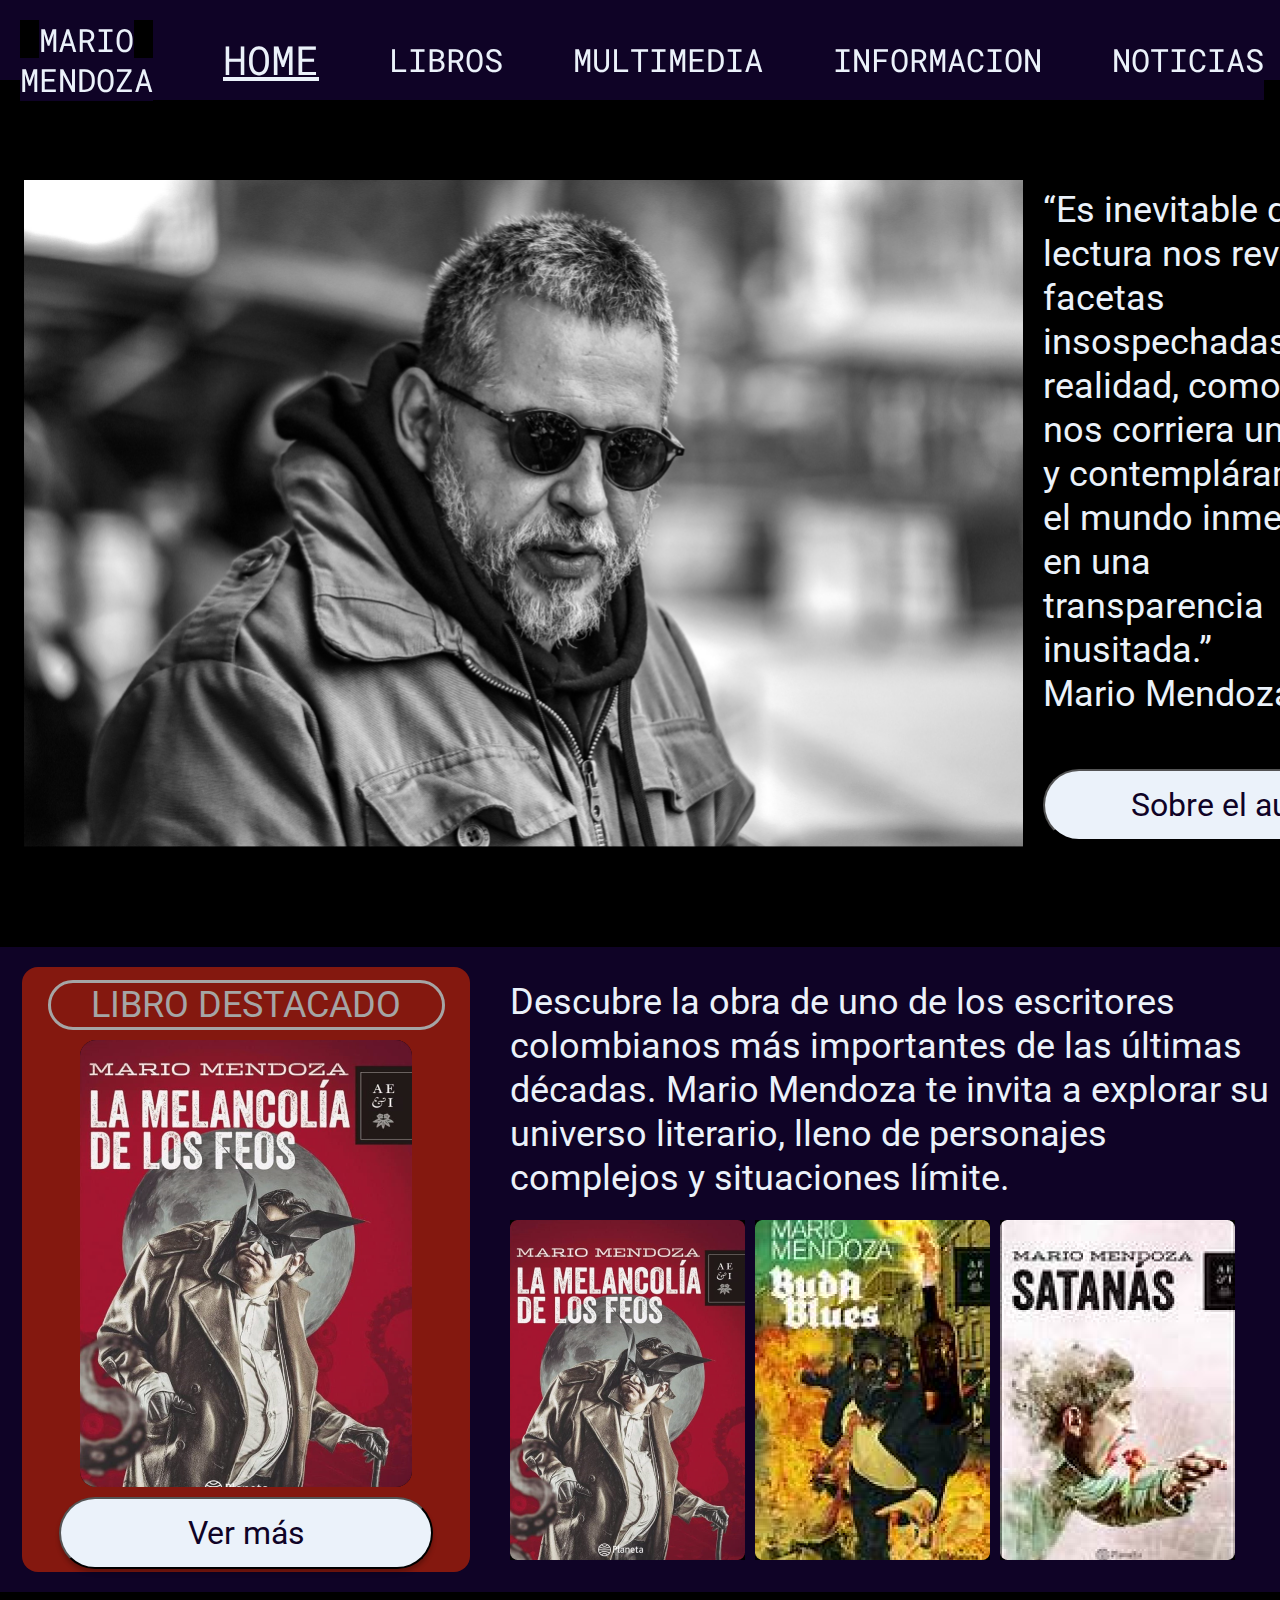
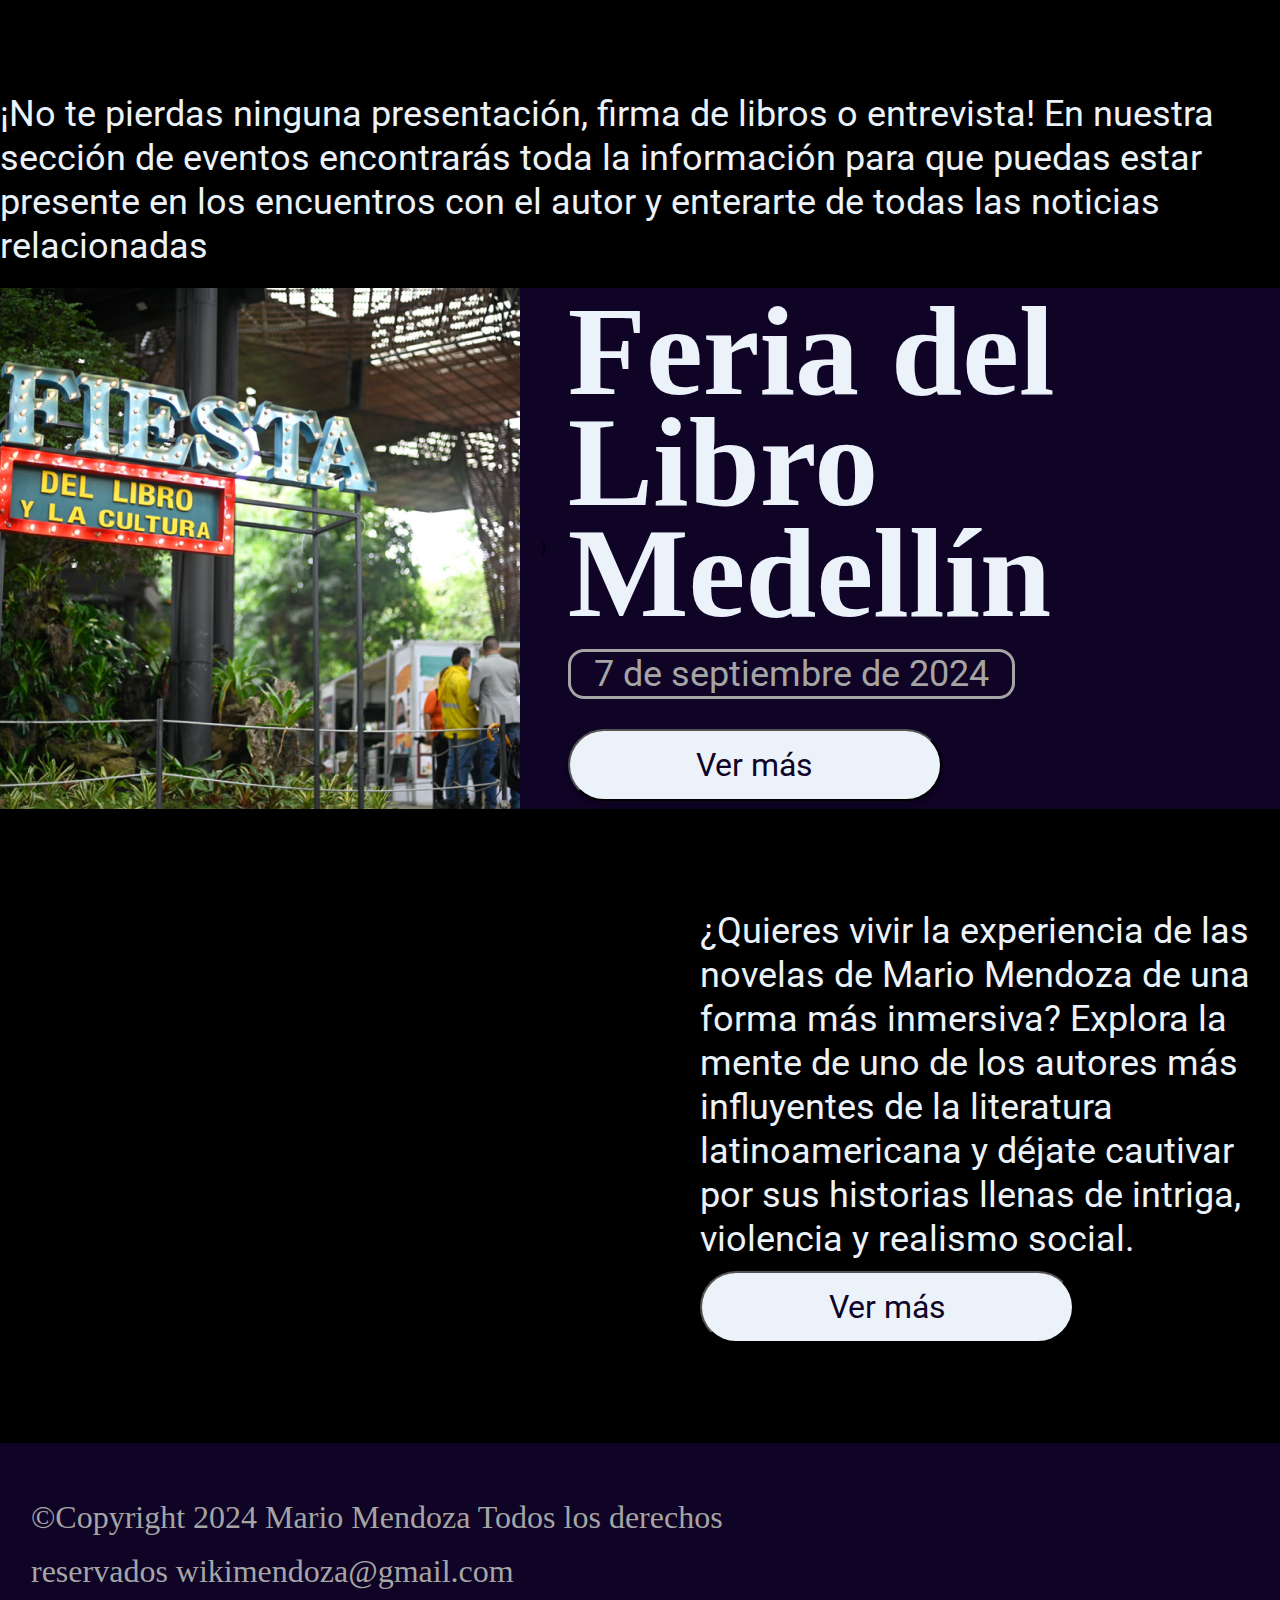
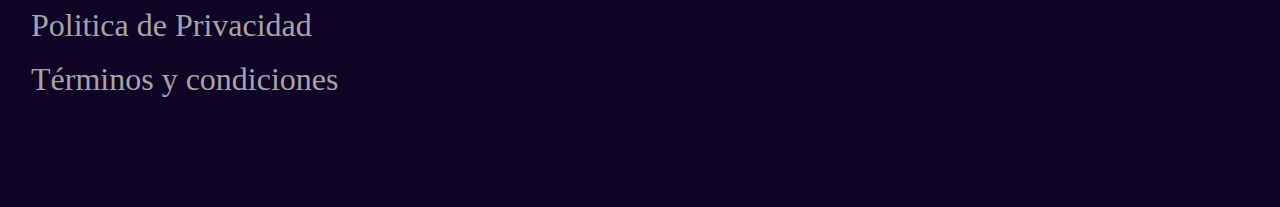
<file: index.html>
<!DOCTYPE html>
<html lang="en">

<head>
    <meta charset="UTF-8" />
    <link rel="shortcout icon" href="images/icon.jpg" typ="image/x-icon">
    <link rel="stylesheet" href="css/style.css">
    <title> Mario Mendoza </title>
</head>
<body>
    <header>
        <nav>
            <ul>
                <li>
                    <a href="index.html"> MARIO  MENDOZA </a>
                </li>
                <li>
                    <a href="index.html" class="indice"> HOME </a>
                </li>
                <li>
                    <a href="pages/libros.html"> LIBROS </a>
                </li>
                <li>
                    <a href="pages/multimedia.html"> MULTIMEDIA </a>
                </li>
                <li>
                    <a href="pages/informacion.html"> INFORMACION </a>
                </li>
                <li>
                    <a href="pages/noticias.html"> NOTICIAS </a>
                </li>

            </ul>
        </nav>
    </header>
    <main>
        <section class="home_1">
            <img src="images/home_1.png">
            <article>
                <p> “Es inevitable que la lectura nos revele facetas insospechadas de la realidad, como si nos corriera un velo y contempláramos el mundo inmerso en una transparencia inusitada.” 
                    <br>
                    Mario Mendoza </p>
                <button> <a href="pages/informacion.html"> Sobre el autor </a></button>

            </article>
        </section>
        <section class="home_2">
            <section class="libro">
                <p> LIBRO DESTACADO </p>
                <img src="images/melancolia.png">
                <button> <a href="pages/libros.html"> Ver más </a></button>
            </section>
            <section class="contenido">
            <p> Descubre la obra de uno de los escritores colombianos más importantes de las últimas décadas. Mario Mendoza te invita a explorar su universo literario, lleno de personajes complejos y situaciones límite.</p>
            <section class="tres">
                <img src="images/melancolia2.png">
                <img src="images/buda2.png">
                <img src="images/satanas2.png">
            </section>
        </section>
        </section>
        <p class="texto">¡No te pierdas ninguna presentación, firma de libros o entrevista!  En nuestra sección de eventos encontrarás toda la información para que puedas estar presente en los encuentros con el autor y enterarte de todas las noticias relacionadas</p>
        <section class="evento">
            <img src="images/fiesta.png">}
            <section class="contenido2">
            <p class="titulo">Feria del Libro Medellín</p>
            <p class="fecha">7 de septiembre de 2024</p>
            
            <button> <a href="pages/noticias.html"> Ver más </a></button>
            </section>
        </section>
        <section class="multimedia">
            <iframe style="border-radius:12px" src="https://open.spotify.com/embed/episode/66IwihWfA7fn8y5d2eLBU2?utm_source=generator" width="751px" height="352" frameBorder="0" allowfullscreen="" allow="autoplay; clipboard-write; encrypted-media; fullscreen; picture-in-picture" loading="lazy"></iframe>
            <article>
                <p>¿Quieres vivir la experiencia de las novelas de Mario Mendoza de una forma más inmersiva? Explora la mente de uno de los autores más influyentes de la literatura latinoamericana y déjate cautivar por sus historias llenas de intriga, violencia y realismo social.</p>
                <button> <a href="pages/multimedia.html"> Ver más </a></button>
            </article>

        </section>
    </main>
    <footer>
        <p>©Copyright 2024 Mario Mendoza Todos los derechos reservados
wikimendoza@gmail.com
<br>
Politica de Privacidad
<br>
Términos y condiciones
</p>
    </footer>
    
</body>
</html>
</file>
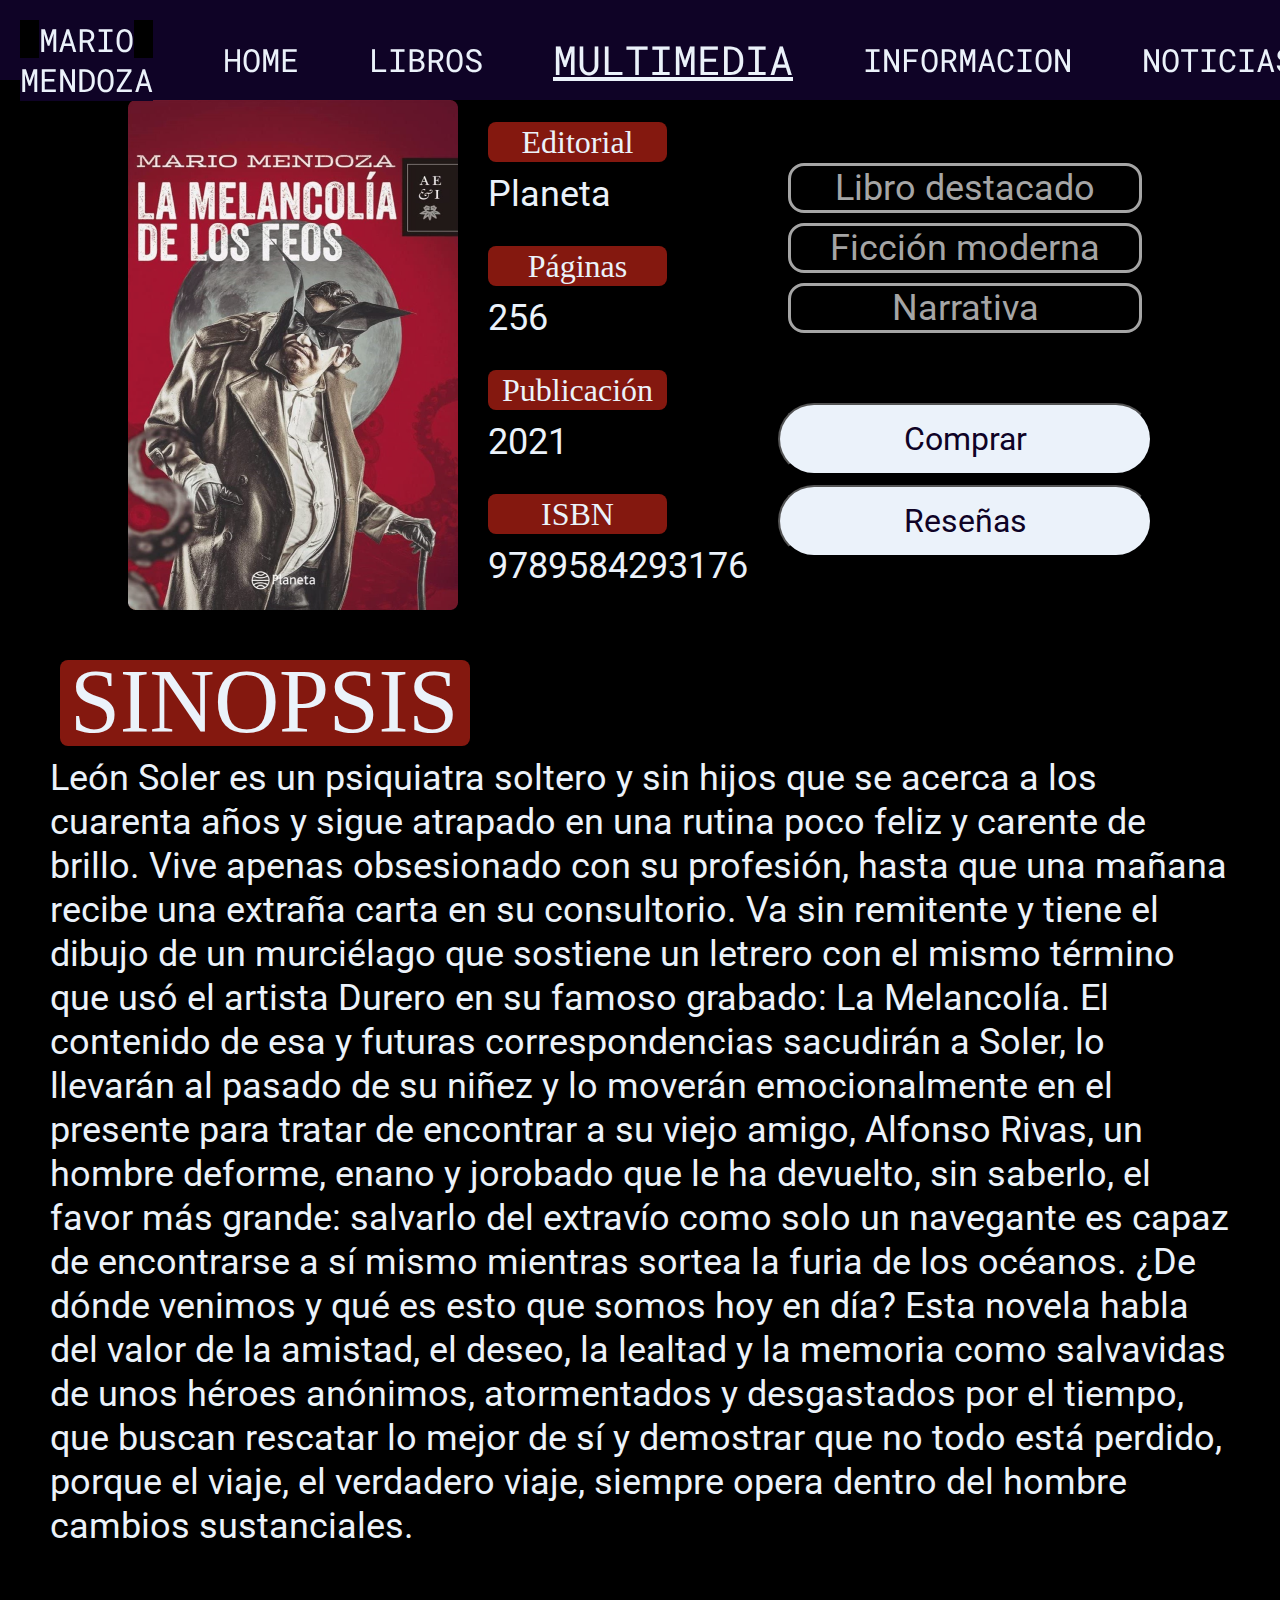
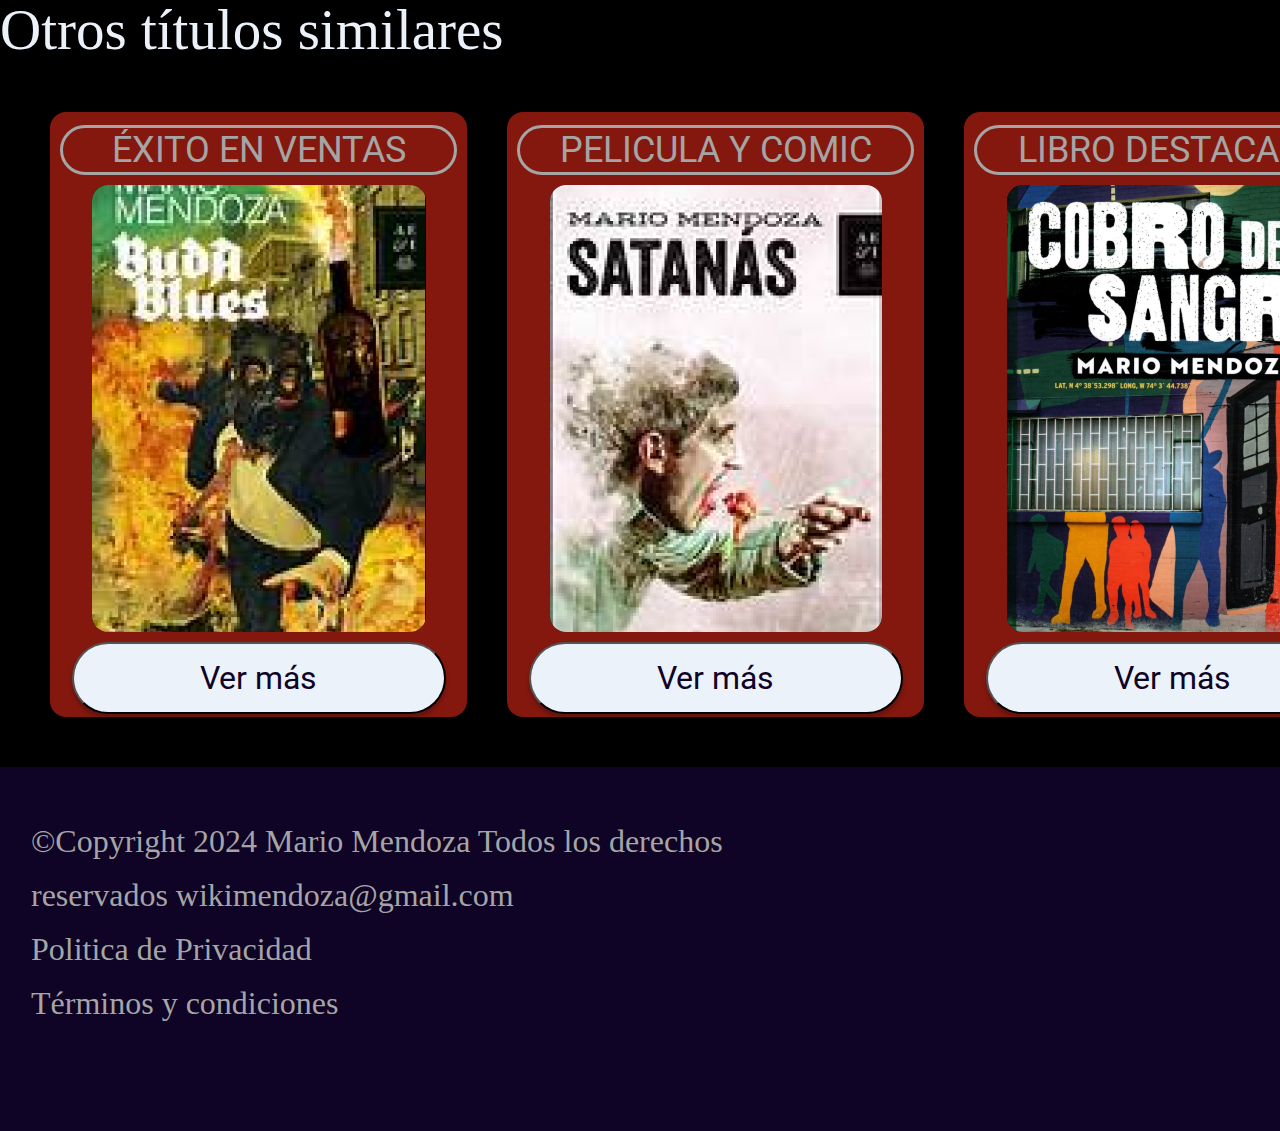
<file: pages/ficha.html>
<!DOCTYPE html>
<html lang="en">

<head>
    <meta charset="UTF-8" />
    <link rel="shortcout icon" href="../images/icon.jpg" typ="image/x-icon">
    <link rel="stylesheet" href="../css/style.css">
    <title> Multimedia </title>
</head>
<body>
    <header>
        <nav>
            <ul>
                <li>
                    <a href="../index.html"> MARIO MENDOZA </a>
                </li>
                <li>
                    <a href="../index.html"> HOME </a>
                </li>
                <li>
                    <a href="libros.html"> LIBROS </a>
                </li>
                <li>
                    <a href="multimedia.html" class="indice"> MULTIMEDIA </a>
                </li>
                <li>
                    <a href="informacion.html"> INFORMACION </a>
                </li>
                <li>
                    <a href="noticias.html"> NOTICIAS </a>
                </li>

            </ul>
        </nav>
    </header>
    <main>
        <section class="ficha">
            <img src="../images/rmelancolia.png">
            <section class="cajas">
                <article class="caja">
                    <h4>Editorial</h4>
                    <p>Planeta</p>
                </article>
                <article class="caja">
                    <h4>Páginas</h4>
                    <p>256</p>
                </article>
                <article class="caja">
                    <h4>Publicación</h4>
                    <p>2021</p>
                </article>
                <article class="caja">
                    <h4>ISBN</h4>
                    <p>9789584293176</p>
                </article>
            </section>
            <section class="costado">
                <div class="etiquetas">
                <p class="etiqueta">Libro destacado</p>
                <p class="etiqueta">Ficción moderna</p>
                <p class="etiqueta">Narrativa</p>
                </div>
                <div class="botones">
                    <button> <a href="https://www.buscalibre.com.co/libros/search/?q=mario+mendoza+la+melancolia+de+los+feos"> Comprar </a></button>
                    <button> <a href="reseña.html"> Reseñas </a></button> 
                </div>
            </section>
        </section>
        <section class="sinopsis">
        <h2>SINOPSIS</h2>
        <p>León Soler es un psiquiatra soltero y sin hijos que se acerca a los cuarenta años y sigue atrapado en una rutina poco feliz y carente de brillo. Vive apenas obsesionado con su profesión, hasta que una mañana recibe una extraña carta en su consultorio. Va sin remitente y tiene el dibujo de un murciélago que sostiene un letrero con el mismo término que usó el artista Durero en su famoso grabado: La Melancolía.
            El contenido de esa y futuras correspondencias sacudirán a Soler, lo llevarán al pasado de su niñez y lo moverán emocionalmente en el presente para tratar de encontrar a su viejo amigo, Alfonso Rivas, un hombre deforme, enano y jorobado que le ha devuelto, sin saberlo, el favor más grande: salvarlo del extravío como solo un navegante es capaz de encontrarse a sí mismo mientras sortea la furia de los océanos.
            ¿De dónde venimos y qué es esto que somos hoy en día? Esta novela habla del valor de la amistad, el deseo, la lealtad y la memoria como salvavidas de unos héroes anónimos, atormentados y desgastados por el tiempo, que buscan rescatar lo mejor de sí y demostrar que no todo está perdido, porque el viaje, el verdadero viaje, siempre opera dentro del hombre cambios sustanciales.</p>
        </section>
        <h3>Otros títulos similares</h3>
        <section class="otros">
            <section class="libro">
                <p> ÉXITO EN VENTAS </p>
                <img src="../images/budal.png">
                <button> <a href="libros.html"> Ver más </a></button>
            </section>
            <section class="libro">
                <p>PELICULA Y COMIC </p>
                <img src="../images/satanasl.png">
                <button> <a href="libros.html"> Ver más </a></button>
            </section>
            <section class="libro">
                <p>LIBRO DESTACADO </p>
                <img src="../images/cobrol.png">
                <button> <a href="libros.html"> Ver más </a></button>
            </section>
            

        </section>
        </main>
    <footer>
        <p>©Copyright 2024 Mario Mendoza Todos los derechos reservados
wikimendoza@gmail.com
<br>
Politica de Privacidad
<br>
Términos y condiciones
</p>
    </footer>
    
</body>
</html>
</file>
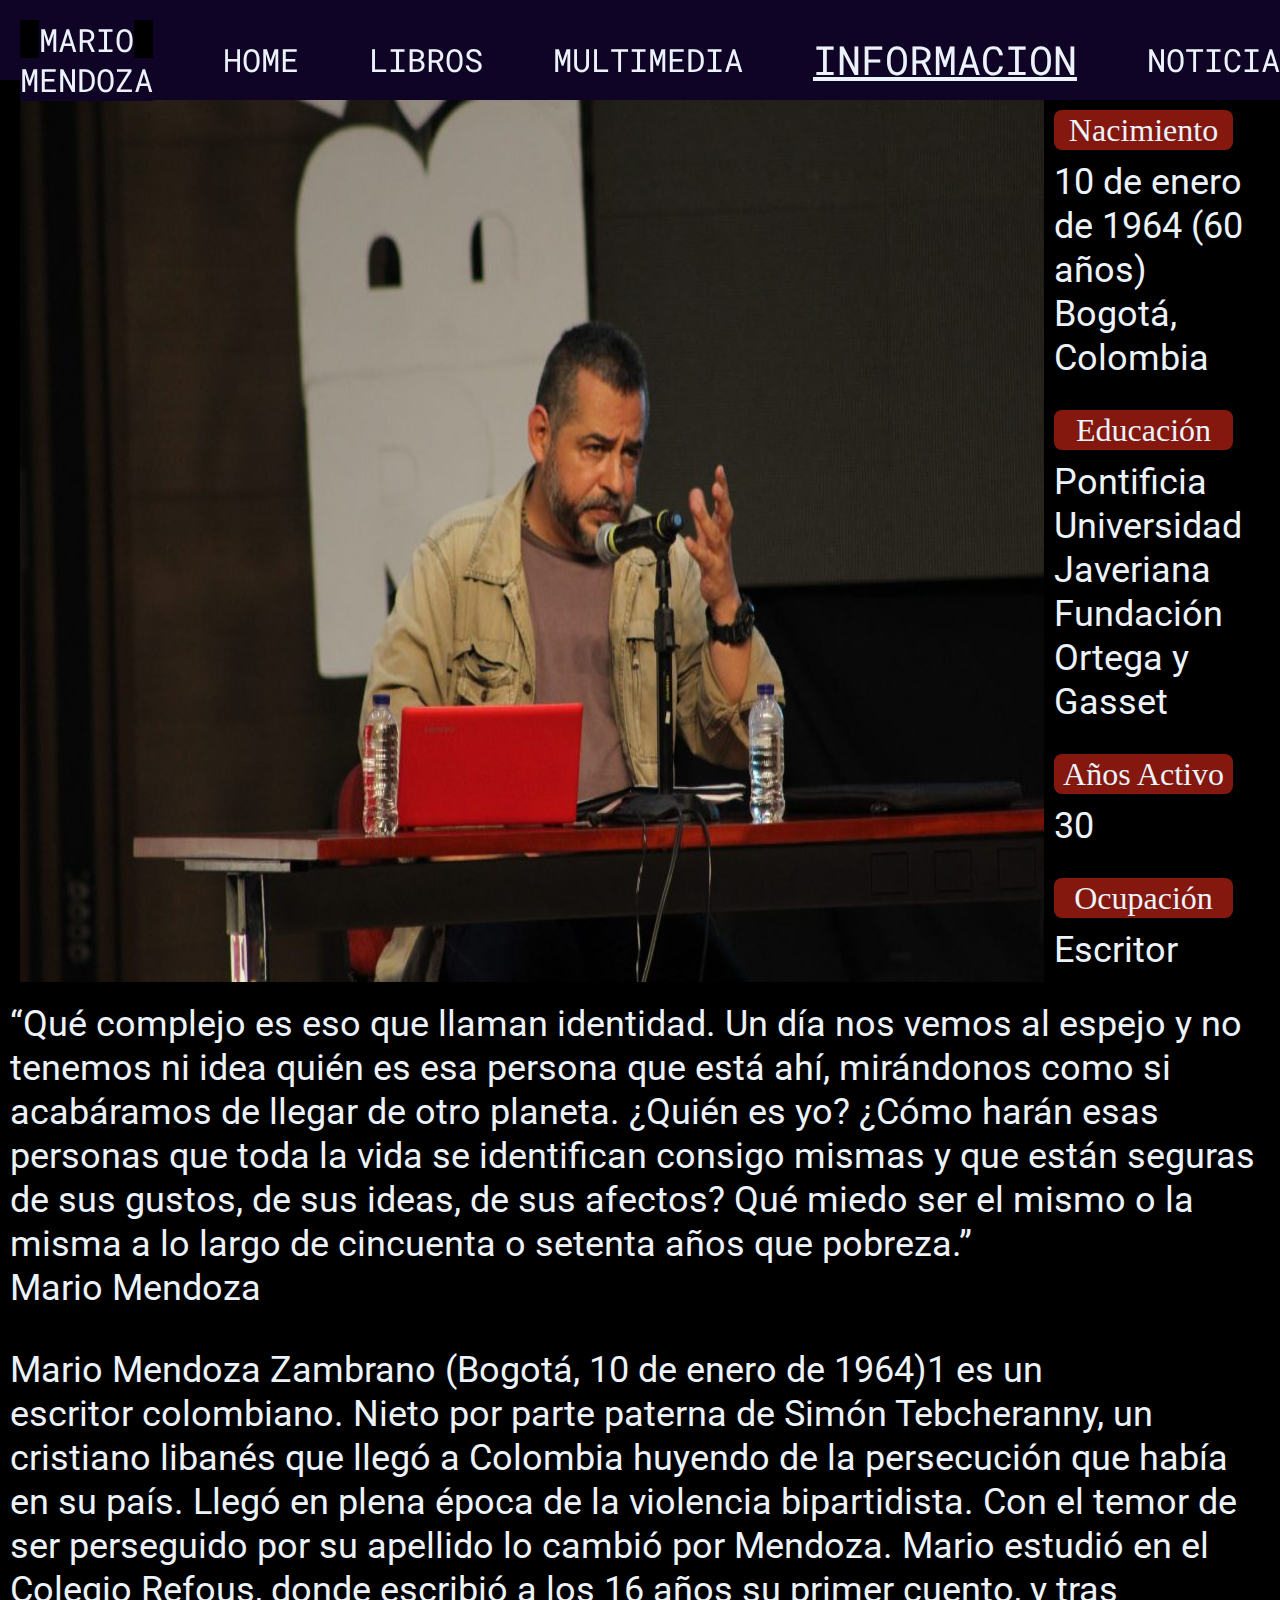
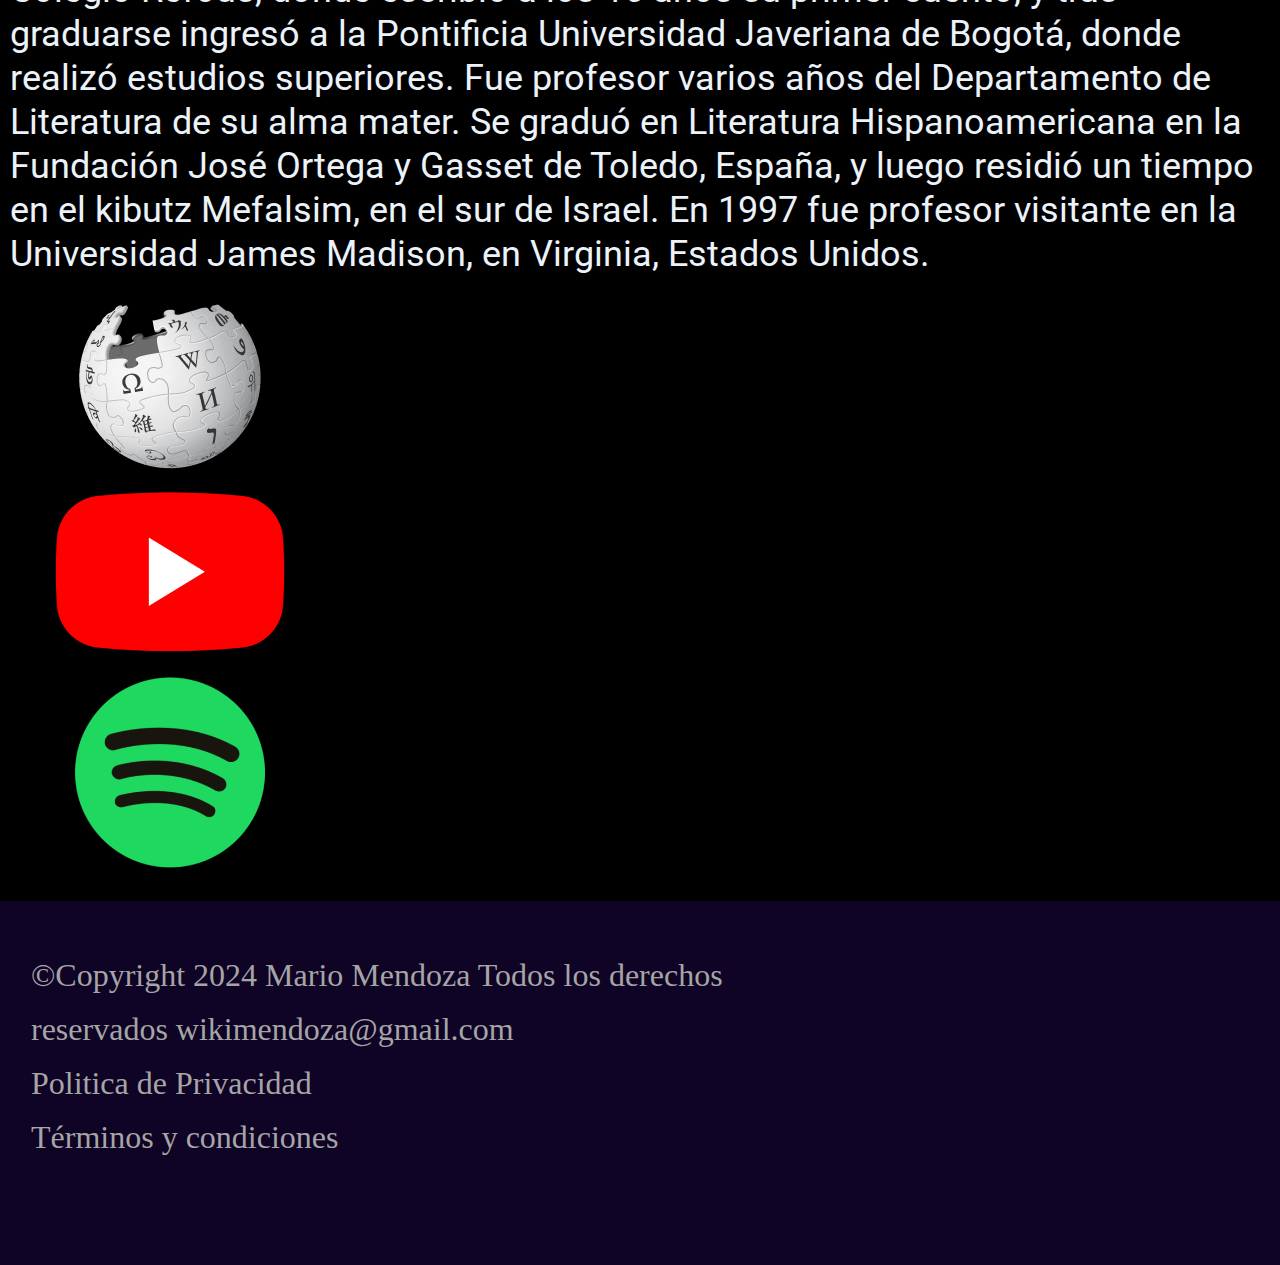
<file: pages/informacion.html>
<!DOCTYPE html>
<html lang="en">

<head>
    <meta charset="UTF-8" />
    <link rel="shortcout icon" href="../images/icon.jpg" typ="image/x-icon">
    <link rel="stylesheet" href="../css/style.css">
    <title> informacion </title>
</head>
<body>
    <header>
        <nav>
            <ul>
                <li>
                    <a href="../index.html"> MARIO MENDOZA </a>
                </li>
                <li>
                    <a href="../index.html"> HOME </a>
                </li>
                <li>
                    <a href="libros.html"> LIBROS </a>
                </li>
                <li>
                    <a href="multimedia.html"> MULTIMEDIA </a>
                </li>
                <li>
                    <a href="informacion.html" class="indice"> INFORMACION </a>
                </li>
                <li>
                    <a href="noticias.html"> NOTICIAS </a>
                </li>

            </ul>
        </nav>
    </header>
    <main>
       <section class="bio">
           <img src="../images/bio.png">
           <section class="cajas">
            <article class="caja">
                <h4>Nacimiento</h4>
                <p>10 de enero de 1964 (60 años) Bogotá, Colombia</p>
            </article>
            <article class="caja">
                <h4>Educación</h4>
                <p>Pontificia Universidad Javeriana Fundación Ortega y Gasset</p>
            </article>
            <article class="caja">
                <h4>Años Activo</h4>
                <p>30</p>
            </article>
            <article class="caja">
                <h4>Ocupación</h4>
                <p>Escritor</p>
            </article>

           </section>
          
       </section>
       <div class="pbio">
        <p>“Qué complejo es eso que llaman identidad. Un día nos vemos al espejo y no tenemos ni idea quién es esa persona que está ahí, mirándonos como si acabáramos de llegar de otro planeta. ¿Quién es yo? ¿Cómo harán esas personas que toda la vida se identifican consigo mismas y que están seguras de sus gustos, de sus ideas, de sus afectos? Qué miedo ser el mismo o la misma a lo largo de cincuenta o setenta años que pobreza.”
           <br>Mario Mendoza</p>
        <br>
        <p> Mario Mendoza Zambrano (Bogotá, 10 de enero de 1964)1​ es un escritor colombiano. Nieto por parte paterna de Simón Tebcheranny, un cristiano libanés que llegó a Colombia huyendo de la persecución que había en su país. Llegó en plena época de la violencia bipartidista. Con el temor de ser perseguido por su apellido lo cambió por Mendoza.
            Mario estudió en el Colegio Refous, donde escribió a los 16 años su primer cuento, y tras graduarse ingresó a la Pontificia Universidad Javeriana de Bogotá, donde realizó estudios superiores. Fue profesor varios años del Departamento de Literatura de su alma mater. Se graduó en Literatura Hispanoamericana en la Fundación José Ortega y Gasset de Toledo, España, y luego residió un tiempo en el kibutz Mefalsim, en el sur de Israel. En 1997 fue profesor visitante en la Universidad James Madison, en Virginia, Estados Unidos.</p>
       </div>
       <section class="enlaces">
            <section class="iconos">
                <a href="https://es.wikipedia.org/wiki/Mario_Mendoza" target="_blank">
                    <img src="../images/wikii.png">
                    </a>
                <a href="https://www.youtube.com/results?search_query=mario+mendoza" target="_blank">
                    <img src="../images/yti.png">
                    </a>
                <a href="https://open.spotify.com/search/mario%20mendoza" target="_blank"> 
                    <img src="../images/spoi.png">
                    </a>
            </section>
            <iframe width="1069" height="585" src="https://www.youtube.com/embed/hYm5MqJmXP4?si=UL3CIdbzeWBDDXzk" title="YouTube video player" frameborder="0" allow="accelerometer; autoplay; clipboard-write; encrypted-media; gyroscope; picture-in-picture; web-share" referrerpolicy="strict-origin-when-cross-origin" allowfullscreen></iframe>
       </section>
    </main>
    <footer>
        <p>©Copyright 2024 Mario Mendoza Todos los derechos reservados
wikimendoza@gmail.com
<br>
Politica de Privacidad
<br>
Términos y condiciones
</p>
    </footer>
    
</body>
</html>
</file>
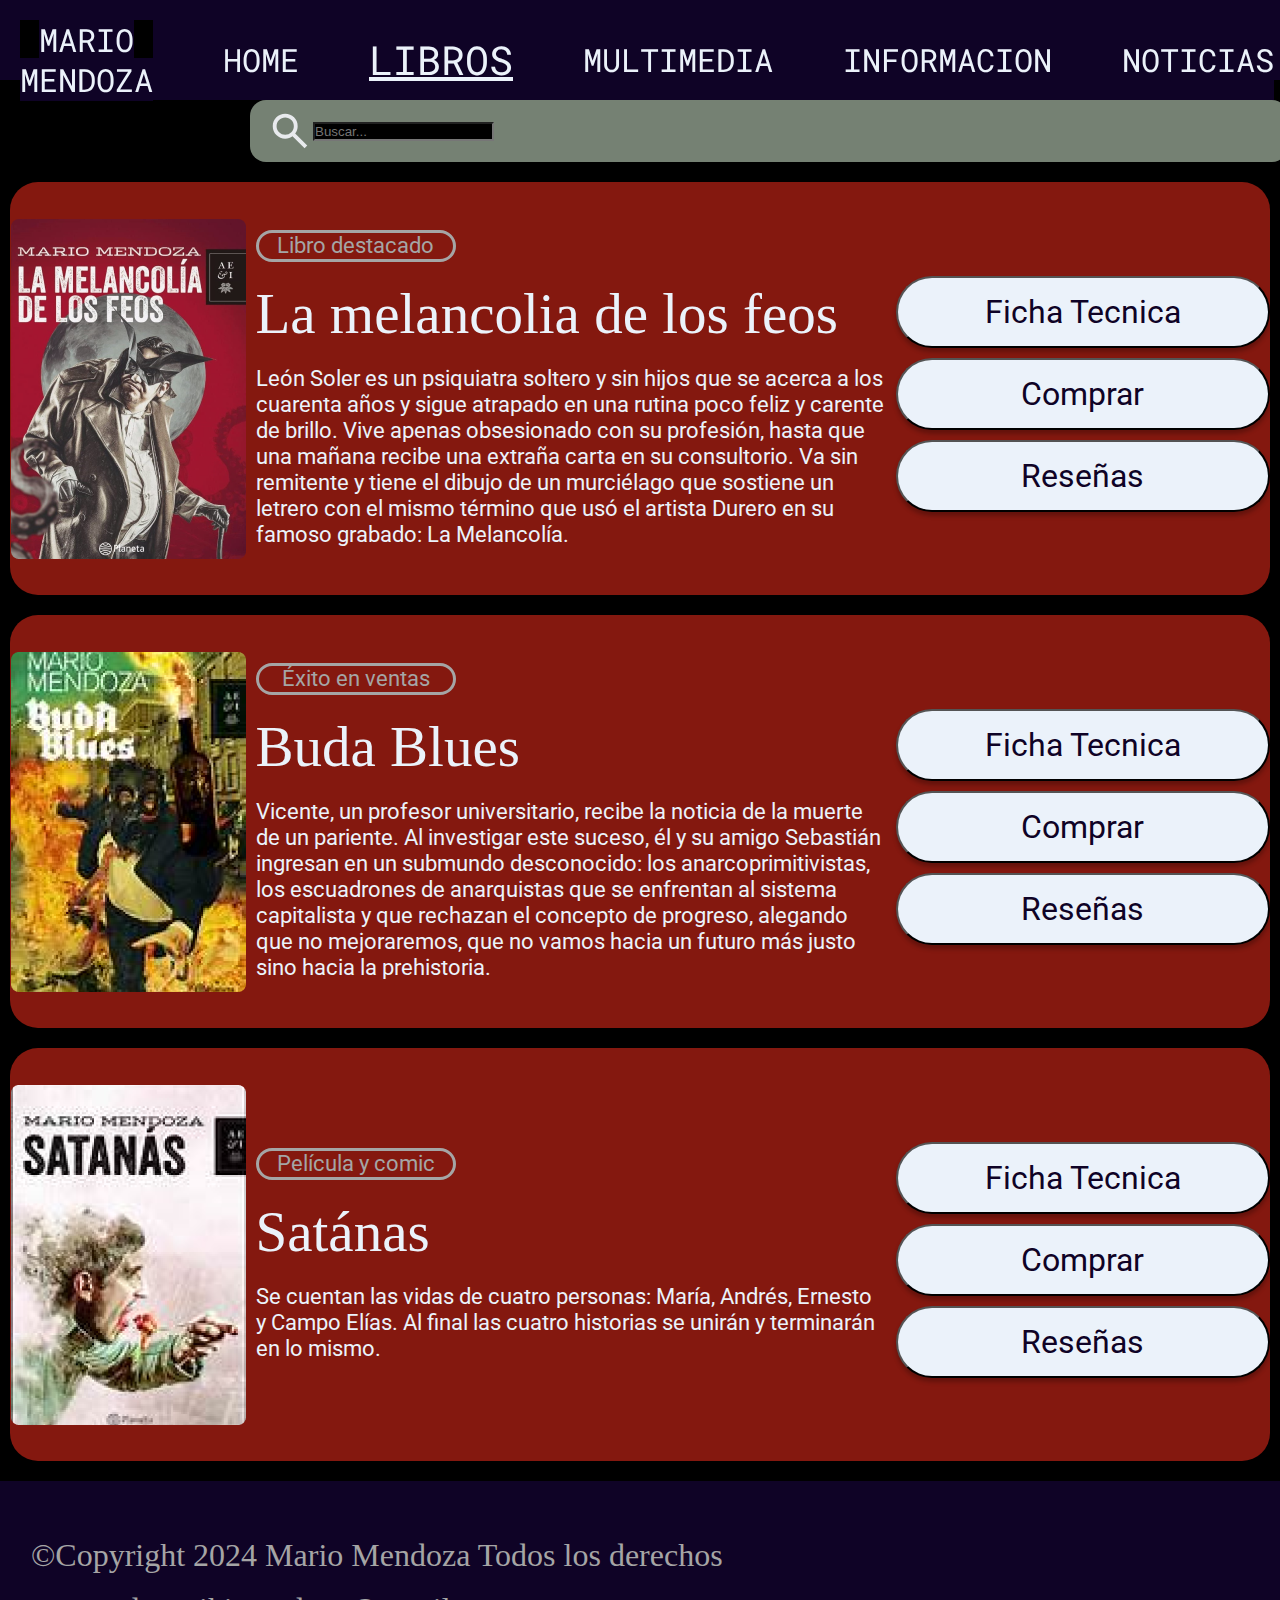
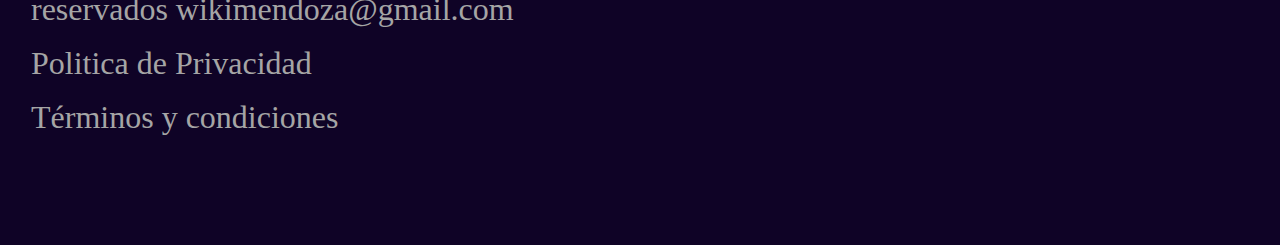
<file: pages/libros.html>
<!DOCTYPE html>
<html lang="en">

<head>
    <meta charset="UTF-8" />
    <link rel="shortcout icon" href="../images/icon.jpg" typ="image/x-icon">
    <link rel="stylesheet" href="../css/style.css">
    <title> Libros </title>
</head>
<body>
    <header>
        <nav>
            <ul>
                <li>
                    <a href="../index.html"> MARIO MENDOZA </a>
                </li>
                <li>
                    <a href="../index.html"> HOME </a>
                </li>
                <li>
                    <a href="libros.html" class="indice"> LIBROS </a>
                </li>
                <li>
                    <a href="multimedia.html"> MULTIMEDIA </a>
                </li>
                <li>
                    <a href="informacion.html"> INFORMACION </a>
                </li>
                <li>
                    <a href="noticias.html"> NOTICIAS </a>
                </li>

            </ul>
        </nav>
    </header>
    <main>
        <section class="buscador">
            <img src="../images/lupa.svg">
            <input type="text" placeholder="Buscar...">
        </section>
        <section class="card_libro">
            <img src="../images/card_melancolia.png">
            <div class="descripcion">
                <p class="etiqueta">Libro destacado</p>
                <h2> La melancolia de los feos</h2>
                <p> León Soler es un psiquiatra soltero y sin hijos que se acerca a los cuarenta años y sigue atrapado en una rutina poco feliz y carente de brillo. Vive apenas obsesionado con su profesión, hasta que una mañana recibe una extraña carta en su consultorio. Va sin remitente y tiene el dibujo de un murciélago que sostiene un letrero con el mismo término que usó el artista Durero en su famoso grabado: La Melancolía.</p>
            </div>
            <div class="botones">
                <button> <a href="ficha.html"> Ficha Tecnica </a></button>
                <button> <a href="https://www.buscalibre.com.co/libros/search/?q=mario+mendoza+la+melancolia+de+los+feos"> Comprar </a></button>
                <button> <a href="reseña.html"> Reseñas </a></button> 
            </div>
        </section>
        <section class="card_libro">
            <img src="../images/card_buda.png">
            <div class="descripcion">
                <p class="etiqueta"> Éxito en ventas</p>
                <h2> Buda Blues </h2>
                <p> Vicente, un profesor universitario, recibe la noticia de la muerte de un pariente. Al investigar este suceso, él y su amigo Sebastián ingresan en un submundo desconocido: los anarcoprimitivistas, los escuadrones de anarquistas que se enfrentan al sistema capitalista y que rechazan el concepto de progreso, alegando que no mejoraremos, que no vamos hacia un futuro más justo sino hacia la prehistoria.</p>
            </div>
            <div class="botones">
                <button> <a href="ficha.html"> Ficha Tecnica </a></button>
                <button> <a href="https://www.buscalibre.com.co/libros/search/?q=mario+mendoza+buda+blues"> Comprar </a></button>
                <button> <a href="reseña.html"> Reseñas </a></button> 
            </div>

        </section>
        <section class="card_libro">
            <img src="../images/card_satanas.png">
            <div class="descripcion">
                <p class="etiqueta"> Película y comic</p>
                <h2> Satánas </h2>
                <p> Se cuentan las vidas de cuatro personas: María, Andrés, Ernesto y Campo Elías. Al final las cuatro historias se unirán y terminarán en lo mismo.</p>
            </div>
            <div class="botones">
                <button> <a href="ficha.html"> Ficha Tecnica </a></button>
                <button> <a href="https://www.buscalibre.com.co/libros/search/?q=mario+mendoza+satanas"> Comprar </a></button>
                <button> <a href="reseña.html"> Reseñas </a></button> 
            </div>

        </section>
    </main>
    <footer>
        <p>©Copyright 2024 Mario Mendoza Todos los derechos reservados
wikimendoza@gmail.com
<br>
Politica de Privacidad
<br>
Términos y condiciones
</p>
    </footer>
    
</body>
</html>
</file>
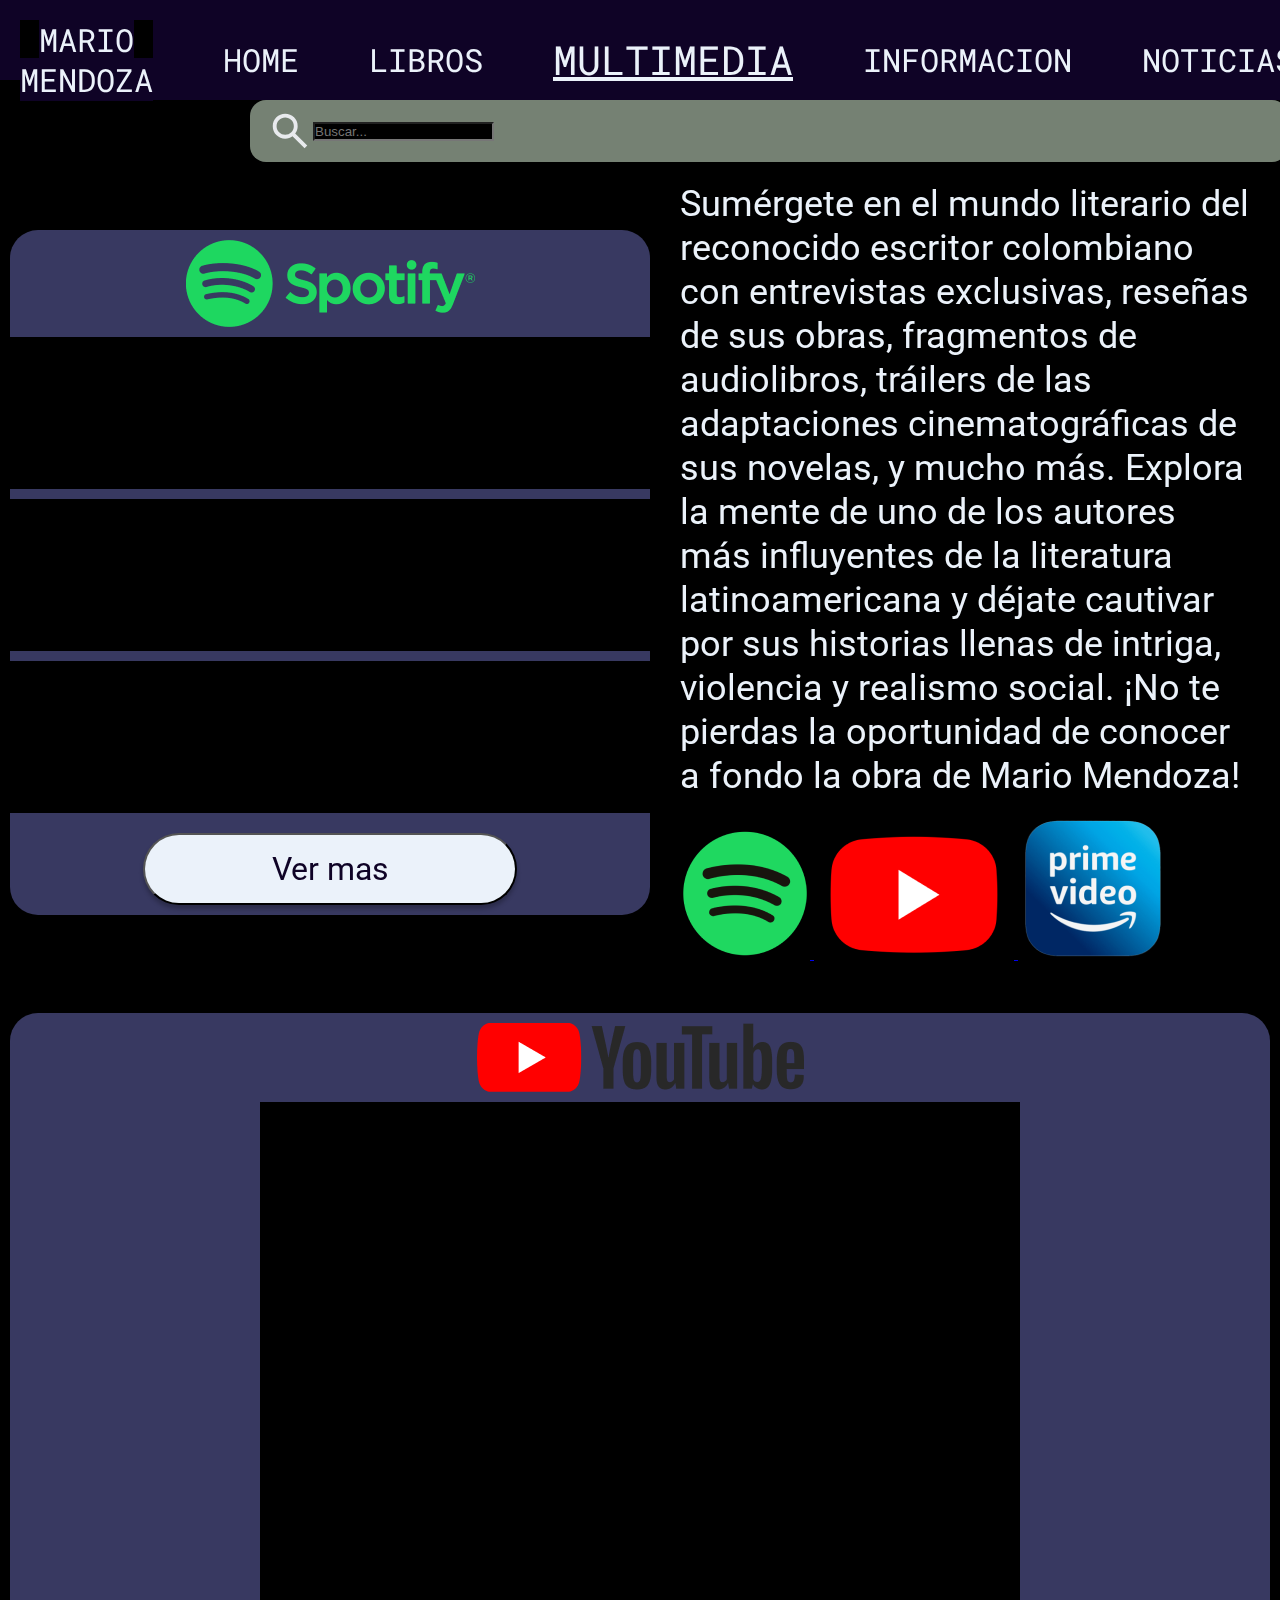
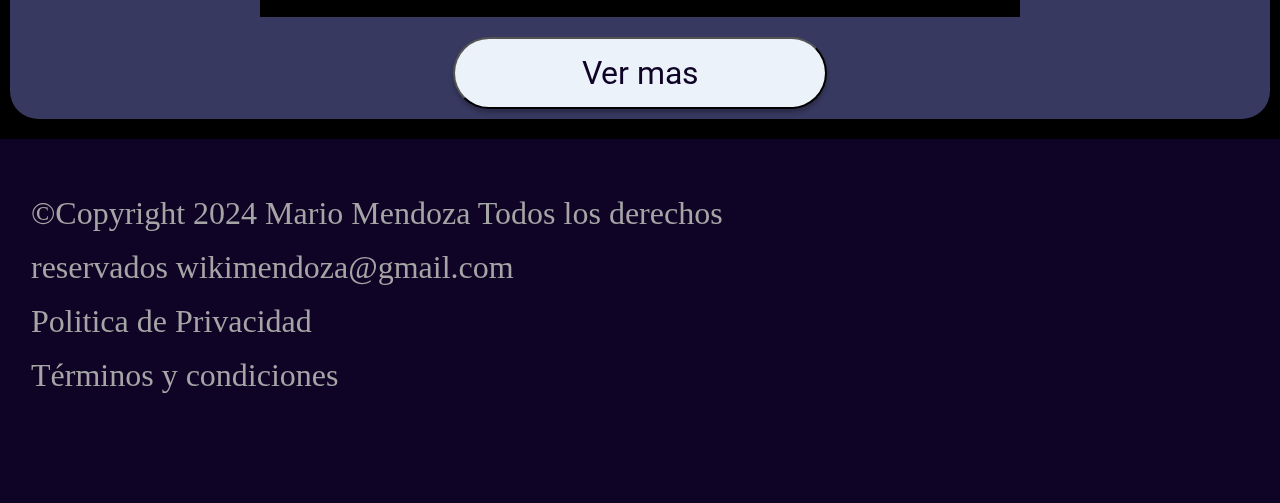
<file: pages/multimedia.html>
<!DOCTYPE html>
<html lang="en">

<head>
    <meta charset="UTF-8" />
    <link rel="shortcout icon" href="../images/icon.jpg" typ="image/x-icon">
    <link rel="stylesheet" href="../css/style.css">
    <title> Multimedia </title>
</head>
<body>
    <header>
        <nav>
            <ul>
                <li>
                    <a href="../index.html"> MARIO MENDOZA </a>
                </li>
                <li>
                    <a href="../index.html"> HOME </a>
                </li>
                <li>
                    <a href="libros.html"> LIBROS </a>
                </li>
                <li>
                    <a href="multimedia.html" class="indice"> MULTIMEDIA </a>
                </li>
                <li>
                    <a href="informacion.html"> INFORMACION </a>
                </li>
                <li>
                    <a href="noticias.html"> NOTICIAS </a>
                </li>

            </ul>
        </nav>
    </header>
    <main>
        <section class="buscador">
            <img src="../images/lupa.svg">
            <input type="text" placeholder="Buscar...">
        </section>
        <section class="intro">
            <section class="spotify">
                <img src="../images/spotify.png">
                <iframe style="border-radius:12px" src="https://open.spotify.com/embed/track/2Nz1UPA2XPJpb3Xdho4tsw?utm_source=generator" width="100%" height="152" frameBorder="0" allowfullscreen="" allow="autoplay; clipboard-write; encrypted-media; fullscreen; picture-in-picture" loading="lazy"></iframe>
                <iframe style="border-radius:12px" src="https://open.spotify.com/embed/show/09LBLTBc6XYK5TnBe34LPI?utm_source=generator" width="100%" height="152" frameBorder="0" allowfullscreen="" allow="autoplay; clipboard-write; encrypted-media; fullscreen; picture-in-picture" loading="lazy"></iframe>
                <iframe style="border-radius:12px" src="https://open.spotify.com/embed/episode/4du7lx0utB9RZM7vQ7p8TR?utm_source=generator" width="100%" height="152" frameBorder="0" allowfullscreen="" allow="autoplay; clipboard-write; encrypted-media; fullscreen; picture-in-picture" loading="lazy"></iframe>
                <button > <a href="https://open.spotify.com/search/mario%20mendoza"> Ver mas </a></button>
            </section>
            <section class="des">
                <p> Sumérgete en el mundo literario del reconocido escritor colombiano con entrevistas exclusivas, reseñas de sus obras, fragmentos de audiolibros, tráilers de las adaptaciones cinematográficas de sus novelas, y mucho más. Explora la mente de uno de los autores más influyentes de la literatura latinoamericana y déjate cautivar por sus historias llenas de intriga, violencia y realismo social. ¡No te pierdas la oportunidad de conocer a fondo la obra de Mario Mendoza!</p>
            
            <section class="logos">
                <a href="https://open.spotify.com/search/mario%20mendoza" target="_blank"> 
                <img src="../images/lspotify.png">
                </a>
                <a href="https://www.youtube.com/results?search_query=mario+mendoza" target="_blank">
                <img src="../images/lyoutube.png">
                </a>
                <a href="https://www.primevideo.com/-/es/detail/Los-Iniciados/0PB8ULHAET2V81SBRW0BQC6L30" target="_blank">
                <img src="../images/lprime.png" >
                </a>
            </section>
            </section>
        </section>
        <section class="youtube">
            <img src="../images/youtube.png">
            <iframe width="760" height="515" src="https://www.youtube.com/embed/maZ_sUkjNqk?si=k-XrUTDYxN7T0IJj" title="YouTube video player" frameborder="0" allow="accelerometer; autoplay; clipboard-write; encrypted-media; gyroscope; picture-in-picture; web-share" referrerpolicy="strict-origin-when-cross-origin" allowfullscreen></iframe>
            <button > <a href="https://www.youtube.com/results?search_query=mario+mendoza"> Ver mas </a></button>

        </section>
    </main>
    <footer>
        <p>©Copyright 2024 Mario Mendoza Todos los derechos reservados
wikimendoza@gmail.com
<br>
Politica de Privacidad
<br>
Términos y condiciones
</p>
    </footer>
    
</body>
</html>
</file>
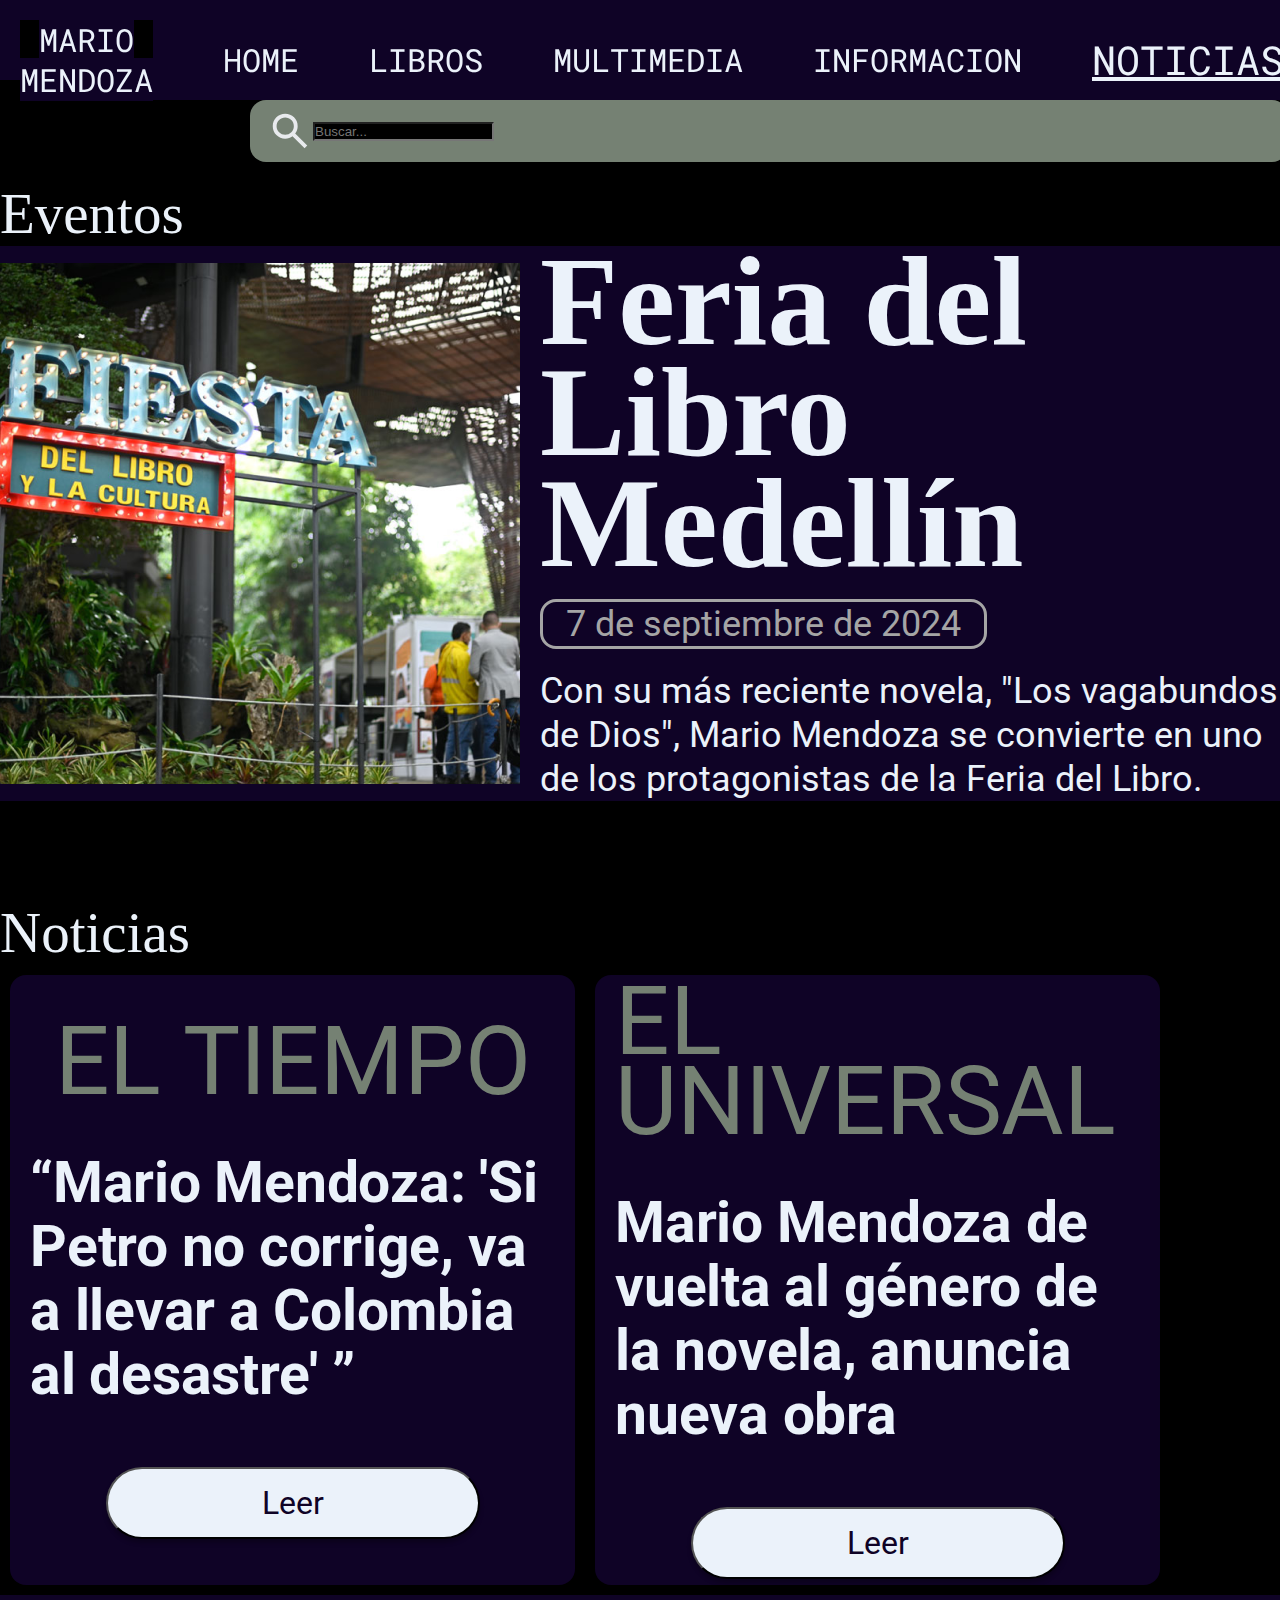
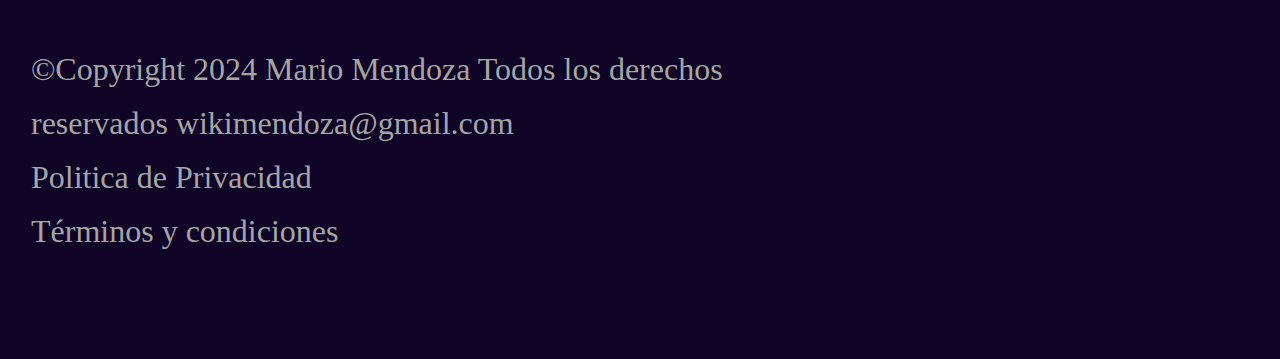
<file: pages/noticias.html>
<!DOCTYPE html>
<html lang="en">

<head>
    <meta charset="UTF-8" />
    <link rel="shortcout icon" href="../images/icon.jpg" typ="image/x-icon">
    <link rel="stylesheet" href="../css/style.css">
    <title> Noticias </title>
</head>
<body>
    <header>
        <nav>
            <ul>
                <li>
                    <a href="../index.html"> MARIO MENDOZA </a>
                </li>
                <li>
                    <a href="../index.html"> HOME </a>
                </li>
                <li>
                    <a href="libros.html"> LIBROS </a>
                </li>
                <li>
                    <a href="multimedia.html"> MULTIMEDIA </a>
                </li>
                <li>
                    <a href="informacion.html"> INFORMACION </a>
                </li>
                <li>
                    <a href="noticias.html" class="indice"> NOTICIAS </a>
                </li>

            </ul>
        </nav>
    </header>
    <main>
        <section class="buscador">
            <img src="../images/lupa.svg">
            <input type="text" placeholder="Buscar...">
        </section>
        <h3> Eventos </h3>
        <section class="evento">
            <img src="../images/fiesta.png">
            <section class="contenido2">
            <p class="titulo">Feria del Libro Medellín</p>
            <p class="fecha">7 de septiembre de 2024</p>
            <p> Con su más reciente novela, "Los vagabundos de Dios", Mario Mendoza se convierte en uno de los protagonistas de la Feria del Libro.</p>
            </section>
        </section>
        <h3> Noticias </h3>
        <section class="galeria_noticias">
            
            <section class="noticia">
                <p class="fuente"> EL TIEMPO </p>
                <p> “Mario Mendoza: 'Si Petro no corrige, va a llevar a Colombia al desastre' ”</p>
                <button class="boton"><a href="https://r.search.yahoo.com/_ylt=AwrEb1TIy.Vmng8blCmrcgx.;_ylu=Y29sbwNiZjEEcG9zAzEEdnRpZAMEc2VjA3Ny/RV=2/RE=1726364745/RO=10/RU=https%3a%2f%2fwww.eltiempo.com%2fcultura%2fmario-mendoza-si-petro-no-corrige-va-a-llevar-a-la-nacion-al-desastre-780658/RK=2/RS=1wUTTIZDWjhnVVuarQ4dGeXwz_8-"> Leer </a></button>
            </section>
            <section class="noticia">
                <p class="fuente"> EL UNIVERSAL </p>
                <p> Mario Mendoza de vuelta al género de la novela, anuncia nueva obra</p>
                <button class="boton"><a href="https://r.search.yahoo.com/_ylt=AwrEtNS7y.Vm5RUacFmrcgx.;_ylu=Y29sbwNiZjEEcG9zAzEEdnRpZAMEc2VjA3Ny/RV=2/RE=1726364732/RO=10/RU=https%3a%2f%2fwww.eluniversal.com.co%2fcultural%2f2024%2f02%2f29%2fmario-mendoza-de-vuelta-al-genero-de-la-novela-anuncia-nueva-obra%2f/RK=2/RS=kzXQMkQWRl6W8ONWu0ivfYKQOzQ-"> Leer </a></button>
            </section>
        </section>
    </main>
    <footer>
        <p>©Copyright 2024 Mario Mendoza Todos los derechos reservados
wikimendoza@gmail.com
<br>
Politica de Privacidad
<br>
Términos y condiciones
</p>
    </footer>
</body>
</html>
</file>
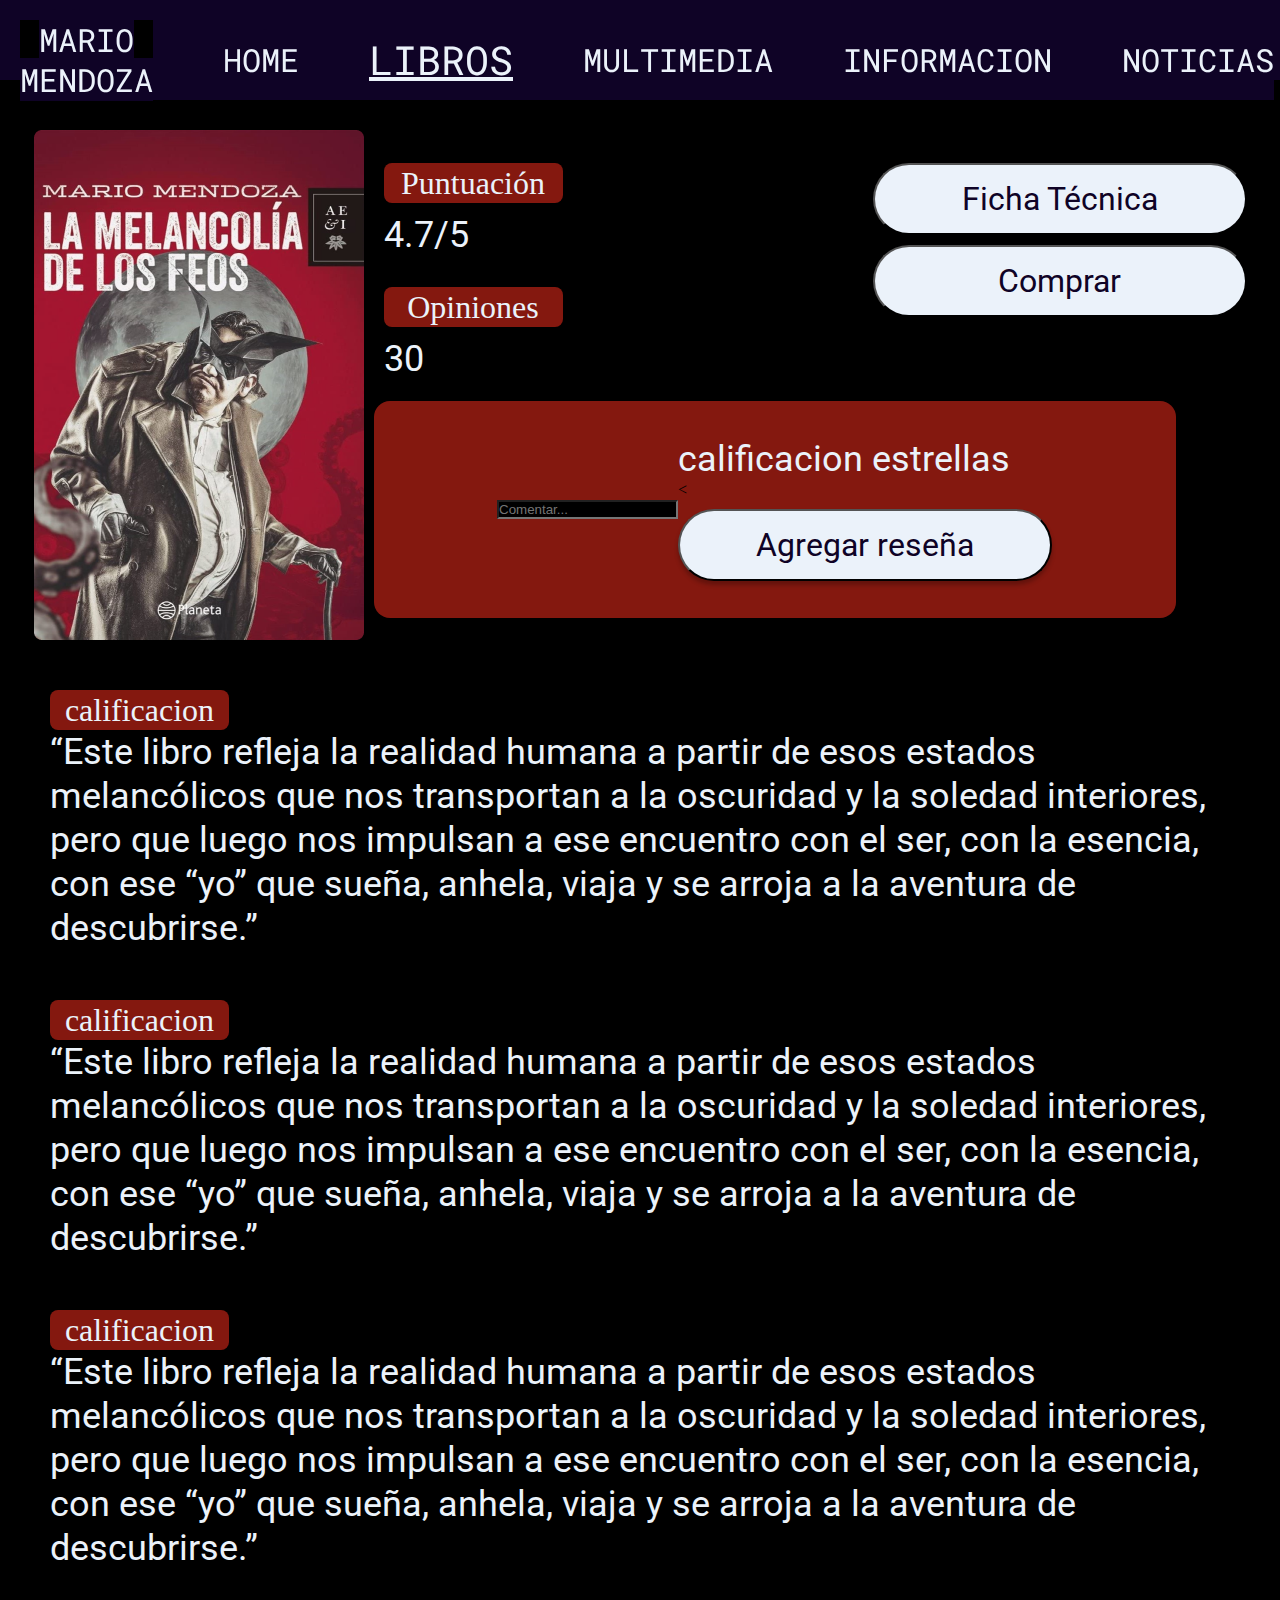
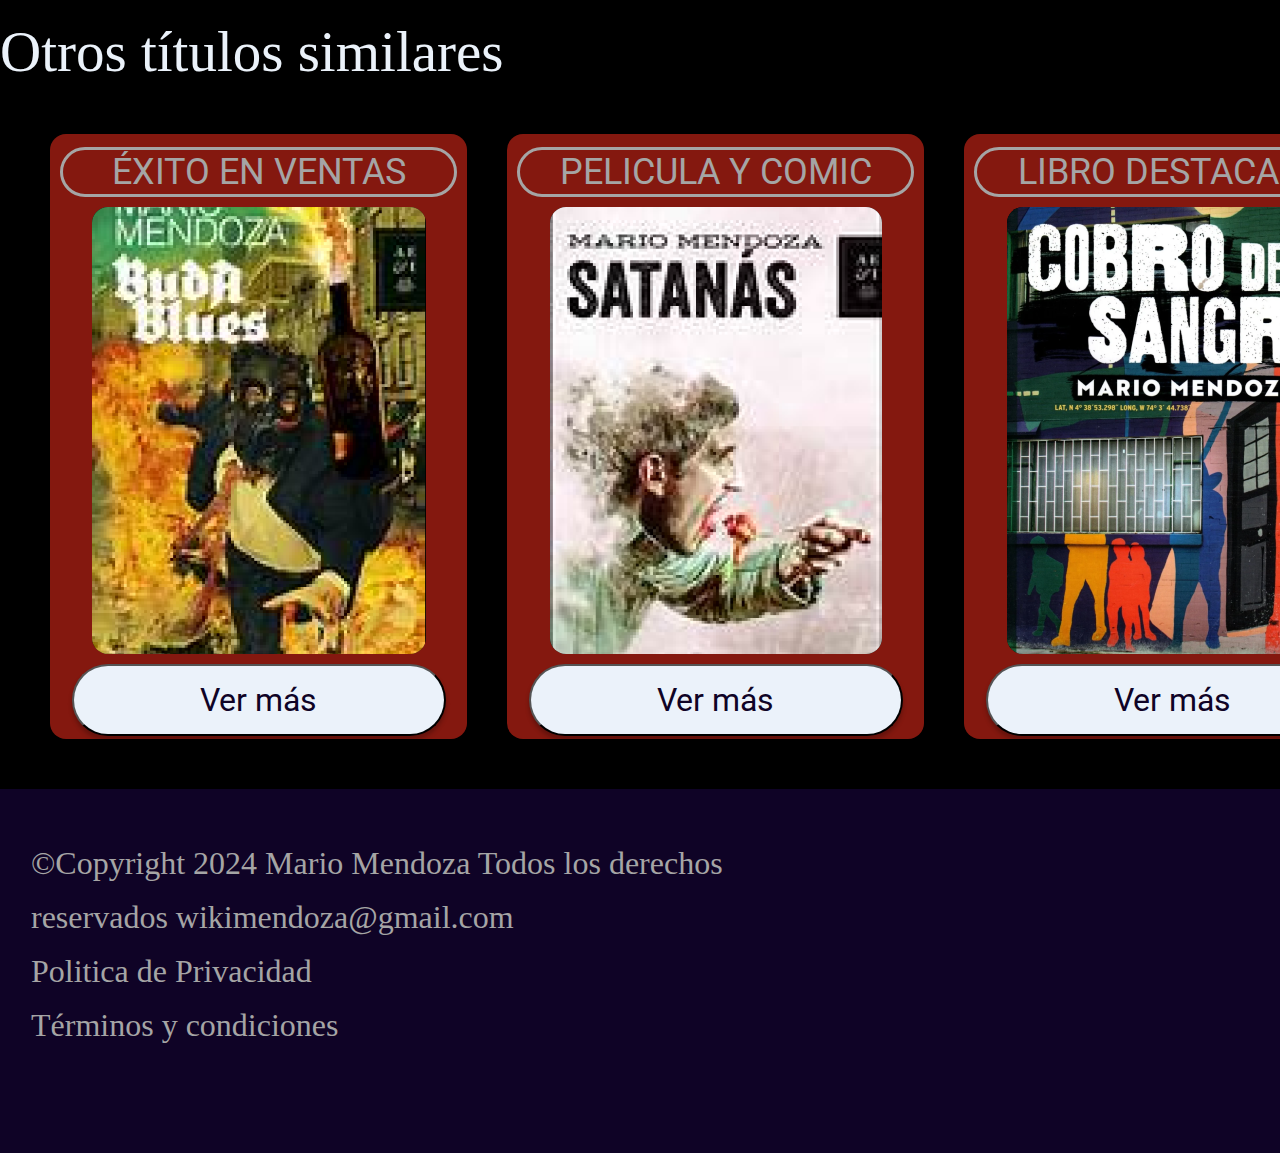
<file: pages/reseña.html>
<!DOCTYPE html>
<html lang="en">

<head>
    <meta charset="UTF-8" />
    <link rel="shortcout icon" href="../images/icon.jpg" typ="image/x-icon">
    <link rel="stylesheet" href="../css/style.css">
    <title> Multimedia </title>
</head>
<body>
    <header>
        <nav>
            <ul>
                <li>
                    <a href="../index.html"> MARIO MENDOZA </a>
                </li>
                <li>
                    <a href="../index.html"> HOME </a>
                </li>
                <li>
                    <a href="libros.html" class="indice"> LIBROS </a>
                </li>
                <li>
                    <a href="multimedia.html"> MULTIMEDIA </a>
                </li>
                <li>
                    <a href="informacion.html"> INFORMACION </a>
                </li>
                <li>
                    <a href="noticias.html"> NOTICIAS </a>
                </li>

            </ul>
        </nav>
    </header>
    <main>
       <section class="general">
           <img src="../images/rmelancolia.png">
           <div class="costado_1">
            <div class="info">
                <section class="cajas">
                <article class="caja">
                    <h4>Puntuación</h4>
                    <p>4.7/5</p>
                </article>
                <article class="caja">
                    <h4>Opiniones</h4>
                    <p>30</p>
                </article>
                </section>
                <div class="botones">
                    <button> <a href="ficha.html"> Ficha Técnica</a></button> 
                    <button> <a href="https://www.buscalibre.com.co/libros/search/?q=mario+mendoza+la+melancolia+de+los+feos"> Comprar </a></button>    
                </div>
            </div>
            <section class="agregar">
                <input type="text" placeholder="Comentar...">
                <div>
                <p>calificacion estrellas </p>
                <div class="botones"><
                <button class="boton"><a>Agregar reseña</a></button>
                </div>
                </div>
           </section>
           </div>
           
       </section>
       <section class="reseña">
           <h4>calificacion</h4>
           <p>“Este libro refleja la realidad humana a partir de esos estados melancólicos que nos transportan a la oscuridad y la soledad interiores, pero que luego nos impulsan a ese encuentro con el ser, con la esencia, con ese “yo” que sueña, anhela, viaja y se arroja a la aventura de descubrirse.”</p>
       </section>
       <section class="reseña">
            <h4>calificacion</h4>
            <p>“Este libro refleja la realidad humana a partir de esos estados melancólicos que nos transportan a la oscuridad y la soledad interiores, pero que luego nos impulsan a ese encuentro con el ser, con la esencia, con ese “yo” que sueña, anhela, viaja y se arroja a la aventura de descubrirse.”</p>
        </section>
        <section class="reseña">
            <h4>calificacion</h4>
            <p>“Este libro refleja la realidad humana a partir de esos estados melancólicos que nos transportan a la oscuridad y la soledad interiores, pero que luego nos impulsan a ese encuentro con el ser, con la esencia, con ese “yo” que sueña, anhela, viaja y se arroja a la aventura de descubrirse.”</p>
        </section>
        <h3>Otros títulos similares</h3>
        <section class="otros">
            <section class="libro">
                <p> ÉXITO EN VENTAS </p>
                <img src="../images/budal.png">
                <button> <a href="libros.html"> Ver más </a></button>
            </section>
            <section class="libro">
                <p>PELICULA Y COMIC </p>
                <img src="../images/satanasl.png">
                <button> <a href="libros.html"> Ver más </a></button>
            </section>
            <section class="libro">
                <p>LIBRO DESTACADO </p>
                <img src="../images/cobrol.png">
                <button> <a href="libros.html"> Ver más </a></button>
            </section>

        </section>
    </main>
    <footer>
        <p>©Copyright 2024 Mario Mendoza Todos los derechos reservados
wikimendoza@gmail.com
<br>
Politica de Privacidad
<br>
Términos y condiciones
</p>
    </footer>
    
</body>
</html>
</file>
<file: css/style.css>
@import url('https://fonts.googleapis.com/css2?family=Roboto+Mono:ital,wght@0,100..700;1,100..700&family=Roboto:ital,wght@0,100;0,300;0,400;0,500;0,700;0,900;1,100;1,300;1,400;1,500;1,700;1,900&display=swap');




*{
    margin: 0;
    padding: 0;
    box-sizing: border-box;
    background-color: black;
    
}

header{
    text-align: center;
    position: sticky;
    top: 0;
    z-index: 2;
    
    


}

nav{
    height: 80px;
    padding: 20px;
    width: 100%;
    background-color: #0F0326;

}

nav ul{

    list-style-type:none;
    display:inline-flex;
    justify-content: center;
    align-items: center;
    gap: 70px;
    background-color: #0F0326;

    

}


nav ul li a{
    text-decoration: none;
    color: #EBF2FA;
    font-family: "Roboto Mono" ;
    font-size: 32px;
    line-height: 40px;
    letter-spacing: 0px;
    background-color: #0F0326;


}

nav ul li a.indice{
    font-size: 40px;
    text-decoration: underline;
}

footer{
    width: 100%;
    height: 364px;
    padding: 47px 420px 101px 31px;
    background-color: #0F0326;
    left: 0;
    bottom: 0;
}

footer p{
    color:#A5A5A5;
    font-family: "Roboto Serif";
    font-size: 32px;
    font-style: normal;
    font-weight: 400;
    line-height: 54px;
    background-color: #0F0326;

}

p{
    font-family: "Roboto";
    font-size: 36px;
    font-style: normal;
    font-weight: 400;
    line-height: 44px;
    letter-spacing: 0px;
    color:#EBF2FA;

}

button{
    display: flex;
    width: 374px;
    height: 72px;
    padding: 11px 46px;
    justify-content: center;
    align-items: center;
    gap: 10px;
    flex-shrink: 0;
    border-radius: 44px;
    background:  #EBF2FA;
    box-shadow: 0px 4px 4px 0px rgba(0, 0, 0, 0.25);
    margin-top: 10px;

}

section.home_1 button{
    margin-top: 53px;
}

button a{
    color:#0F0326;
    font-family: "Roboto";
    font-size: 32px;
    font-style: normal;
    font-weight: 400;
    line-height: 40px;
    letter-spacing: 0px;
    background-color: #EBF2FA;
    text-decoration: none;
}

section.home_1{
    display: flex;
    align-items: center;
    gap: 20px;
    margin: 100px 24px;
}

section.home_1 img{
    max-width: 1000px;
    height: 667.334px;
}

section.home_1 article{
    width: 337px;
    height: 652px;
    line-height: 44px;
    
}

section.home_2{
    width: 100%;
    height:auto;
    display: flex;
    justify-content: center;
    align-items: center;
    gap: 20px;
    background-color:  #0F0326;
    margin-bottom: 100px;
    
    
}


.libro{
    width: 448px;
    height: 605px;
    background-color:  #84180F;
    border-radius: 16px;
    display: flex;
    flex-direction: column;
    align-items: center;
    justify-content: center;
    margin: 20px;
    
}

.libro p{
    display: flex;
    width: 397px;
    justify-content: center;
    align-items: center;
    gap: 10px;
    border-radius: 40px;
    border: 3px solid #A5A5A5;
    color:#A5A5A5;
    font-size: 36px;
    font-style: normal;
    font-weight: 400;
    line-height: 44px;
    letter-spacing: 0px;
    background-color:  #84180F;
    margin:10px;

}

.libro img{
    border-radius: 16px;
    

}

.contenido{
    width: 60%;
    background:  #0F0326;
    display: flex;
    flex-direction: column;
    gap:20px;
    
}

.contenido p{
    background:  #0F0326;
    
}

.tres{
  
    display: flex;
    flex-direction: row;
    gap:10px;
    background:  #0F0326;
    
}

section.evento{
    background: #0F0326;
    width: 100%;
    height: auto;
    display: flex;
    justify-content: left;
    align-items: center;
    gap: 20px;
    margin-bottom: 100px;
}

.contenido2{
    display: flex;
    flex-direction: column;
    background: #0F0326;
    gap:20px
   
}

.contenido2 p.titulo{
    color:#EBF2FA;
    font-family: "Roboto Condensed";
    font-size: 128px;
    font-style: normal;
    font-weight: 900;
    line-height: 111px;
    background-color: #0F0326;
}

.contenido2 p.fecha{
    display: flex;
    justify-content: center;
    align-items: center;
    gap: 10px;
    border-radius:16px;
    border: 3px solid  #A5A5A5;
    width: 447px;
    background-color: #0F0326;
    color: #A5A5A5;
    
}

.texto{
    margin: 20px 0px;
}

section.multimedia{
    width: 100%;
    height: auto;
    display: flex;
    justify-content: left;
    align-items: center;
    gap: 20px;
    margin-bottom: 100px;
}

.multimedia article{
    width: 50%;
    
}

.buscador{
    display: flex;
    width: 1038px;
    height: 62px;
    padding: 8px 975px 8px 17px;
    align-items: center;
    flex-shrink: 0;
    border-radius: 16px;
    background: #758173;

}

.buscador img{
    background: #758173;
}

.buscador input{
    width: 1000px;
}

section.buscador{
    align-self: center;
    margin: 20px 250px;
}

section.card_libro{
    display: flex;
    align-items: center;
    justify-content: center;
    gap: 10px;
    margin: 20px 10px;
    background:  #84180F;
    border-radius: 28px 28px 28px 28px; 
    height: 413px;
    

}

.card_libro img{
    background:#84180F;
}

.descripcion{
    width: 50%;
    display: flex;
    flex-direction: column;
    gap: 20px;
    background: #84180F;

}

.descripcion p,h2{
    background-color: #84180F;
    
}

h2{
    color:#EBF2FA;
    font-family: "Roboto Condensed";
    font-size: 57px;
    font-style: normal;
    font-weight: 400;
    line-height: 64px;
    background-color: #84180F;

}

 p.etiqueta{
    display: flex;
    justify-content: center;
    align-items: center;
    gap: 10px;
    border-radius:16px;
    border: 3px solid  #A5A5A5;
    width:200px ;
    background-color: #0F0326;
    color: #A5A5A5;
   

}

.descripcion p{
    font-size:  22px;
    font-style: normal;
    font-weight: 400;
    line-height: 26px;
    letter-spacing: 0px;
    text-align: left;
    text-align: start;
    background-color: #84180F;
    
}

.botones{
    background: #84180F;
}

.spotify{
    background:#383961;
    display:flex;
    flex-direction: column;
    align-items: center;
    justify-content: center;
    gap: 10px;
    width: 50%;
    height: 100%;
    border-radius: 28px 28px 28px 28px;
    padding:10px;
    margin-left: 10px;


}

.spotify img{
    background:#383961;
      
}

.spotify iframe{
    width:700px;
}

.intro{
    display: flex;
    justify-content: center;
    align-items: center;
    gap: 30px;
    margin-bottom: 50px;
}

.des{
    display: flex;
    flex-direction: column;
    gap: 20px;
    margin-right: 30px;
 
}


.youtube{
    background:#383961;
    display:flex;
    flex-direction: column;
    align-items: center;
    justify-content: center;
    gap: 10px;
    
    border-radius: 28px 28px 28px 28px;
    padding:10px;
  
    margin: 20px 10px;


}

.youtube img{
    background:#383961;

      
}

.evento p{
    background: #0F0326;
}

h3{
    color:#EBF2FA;
    font-family: "Roboto Condensed";
    font-size: 57px;
    font-style: normal;
    font-weight: 400;
    line-height: 64px;

}

.noticia{
    width: 565px;
    height: 610px;
    flex-shrink: 0;
    border-radius: 16px;
    background: #0F0326;
    display: flex;
    flex-direction: column;
    align-items: center;
    justify-content: center;
    gap:50px;
    padding: 20px;
    margin: 10px;
}

.noticia p.fuente{
    color:#758173;
    font-size: 96px;
    font-style: normal;
    font-weight: 400;
    line-height: 80px;
    letter-spacing: -0.25px;
    background: #0F0326;
}

.noticia p{
    color:#EBF2FA;
    font-size: 57px;
    font-style: normal;
    font-weight: 700;
    line-height: 64px;
    letter-spacing: -0.25px;
    text-align: left;
   
    background: #0F0326;
}

.galeria_noticias{
    display: flex;

}

h4{
    display: flex;
    width: 179px;
    justify-content: center;
    align-items: center;
    gap: 10px;
    border-radius:8px;
    background: #84180F;
    color:#EBF2FA;
    font-family: "Roboto Condensed";
    font-size: 32px;
    font-style: normal;
    font-weight: 400;
    line-height: 40px;
}

.caja{
    display: flex;
    flex-direction: column;
    align-items: left;
    justify-content: left;
    gap: 10px;
    padding:10px;


}

.cajas{
    display: flex;
    flex-direction: column;
    gap:10px;
}

.bio{
    display: flex;
    margin: 20px;
}

.pbio p{
    margin: 10px;
}

.iconos{
    display: flex;
    flex-direction: column;
    align-items: center;
    justify-content: center;
    gap: 10px;
}

.enlaces{
    display: flex;
    margin: 20px;
}

.ficha{
    display: flex;
    margin: 20px;
    align-items: center;
    justify-content: center;
    gap: 20px;
    background: black;
}

.ficha p.etiqueta{
    background: black;
    width: auto;
    margin:10px;

}

.ficha div.botones{
    background: black;
}

.costado{
    display:flex;
    flex-direction: column;
    gap:50px;
}

.sinopsis{
    margin:30px;
}

.sinopsis h2{
    width: 410px;
    height: 86px;
    border-radius: 8px;
    display: flex;
    justify-content: left;
    align-items: left;
    gap: 10px;
    padding: 10px;
    margin:10px;
    color: #EBF2FA;
    font-family: "Roboto Condensed";
    font-size: 90px;
    font-style: normal;
    font-weight: 400;
    line-height: 64px;
    letter-spacing: -0.25px;;
    
}

.otros{
    display: flex;
    margin: 30px;

}

.sinopsis{
    margin: 50px;
}

.general{
    display:flex;
    gap: 10px;
    align-items: center;
    justify-content: center;
    margin: 50px;
}


.info{
    display: flex;
    flex-direction: row;
    gap:300px;
    background: #000;
    
}

.info div.botones{
    background: #000;
    
}

.costado_1{
    display: flex;
    flex-direction: column;
    gap: 10px;
}

.agregar{
    width: 802px;
    height: 217px;
    flex-shrink: 0;
    border-radius: 16px;
    background: #84180F;
    display: flex;
    align-items: center;
    justify-content: center;
}

.agregar p{
    background: #84180F;
}

.agregar div.botones{
    background: #84180F;

}

.reseña{
    display: flex;
    flex-direction: column;
    align-items: left;
    justify-content: center;
    margin: 50px;
}
</file>
